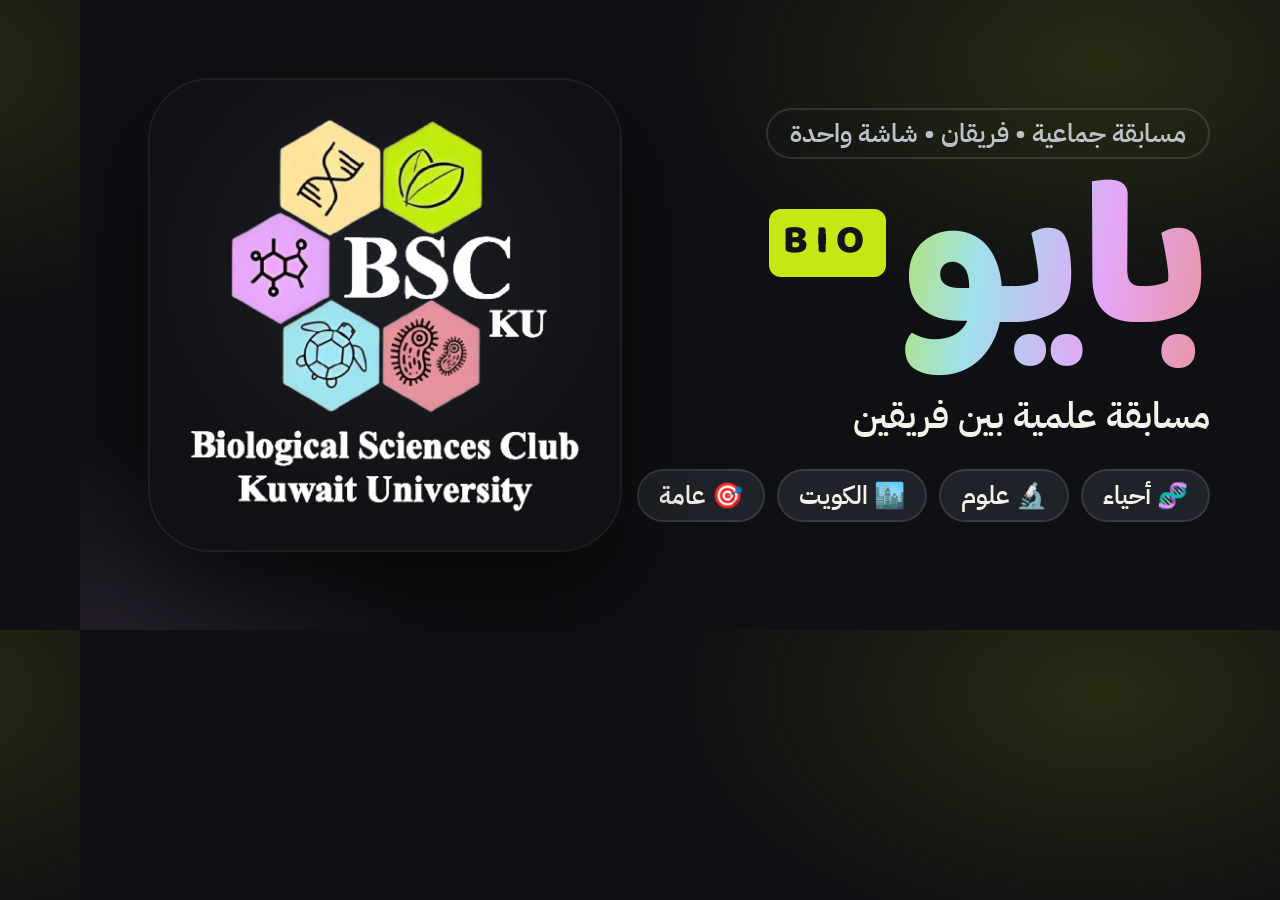
<file: tools/og.html>
<!DOCTYPE html>
<!-- مصدر صورة المشاركة assets/og-image.png (1200×630). إعادة التوليد: انظر tools/README.md -->
<html lang="ar" dir="rtl">
<head>
<meta charset="UTF-8" />
<link rel="stylesheet" href="https://fonts.googleapis.com/css2?family=Baloo+Bhaijaan+2:wght@700;800&family=IBM+Plex+Sans+Arabic:wght@500;600&display=block" />
<style>
  html, body { margin: 0; width: 1200px; height: 630px; overflow: hidden; }
  body {
    background:
      radial-gradient(700px 420px at 85% 10%, rgba(195,232,19,.13), transparent 60%),
      radial-gradient(600px 420px at 0% 110%, rgba(228,166,247,.13), transparent 60%),
      #0f1013;
    color: #f5f2e9;
    font-family: "IBM Plex Sans Arabic", sans-serif;
    display: grid;
    grid-template-columns: 1fr 470px;
    align-items: center;
    padding: 0 70px;
    box-sizing: border-box;
  }
  .copy { text-align: right; }
  .eyebrow { display: inline-block; font-size: 26px; font-weight: 600; color: #bdc0c8; border: 2px solid rgba(255,255,255,.12); border-radius: 999px; padding: 4px 22px; }
  h1 { margin: 6px 0 0; font-family: "Baloo Bhaijaan 2"; font-weight: 800; font-size: 210px; line-height: 1.05;
       background: linear-gradient(100deg,#f9e09b 5%,#c3e813 35%,#9fe0ec 60%,#e4a6f7 80%,#e8949d); -webkit-background-clip: text; color: transparent; }
  .en { font-family: "Baloo Bhaijaan 2"; font-weight: 800; font-size: 40px; letter-spacing: 8px; background: #c3e813; color: #121317; border-radius: 12px; padding: 0 14px; vertical-align: 70px; margin-right: 16px; }
  p { margin: 4px 0 0; font-size: 36px; font-weight: 600; line-height: 1.5; }
  .chips { margin-top: 26px; display: flex; gap: 12px; }
  .chips span { font-size: 25px; font-weight: 600; padding: 6px 20px; border-radius: 999px; background: #1f2228; border: 2px solid rgba(255,255,255,.1); }
  .art { width: 470px; height: 470px; border-radius: 60px; background: radial-gradient(circle at 50% 40%, #1c1f25, #101114 70%); display: grid; place-items: center; box-shadow: 0 0 0 2px rgba(255,255,255,.07), 0 40px 90px rgba(0,0,0,.5); }
  .art img { width: 86%; }
</style>
</head>
<body>
  <div class="copy">
    <span class="eyebrow">مسابقة جماعية • فريقان • شاشة واحدة</span>
    <h1>بايو<span class="en">BIO</span></h1>
    <p>مسابقة علمية بين فريقين</p>
    <div class="chips"><span>🧬 أحياء</span><span>🔬 علوم</span><span>🏙️ الكويت</span><span>🎯 عامة</span></div>
  </div>
  <div class="art"><img src="../assets/logo-full.png" alt="" /></div>
</body>
</html>
</file>
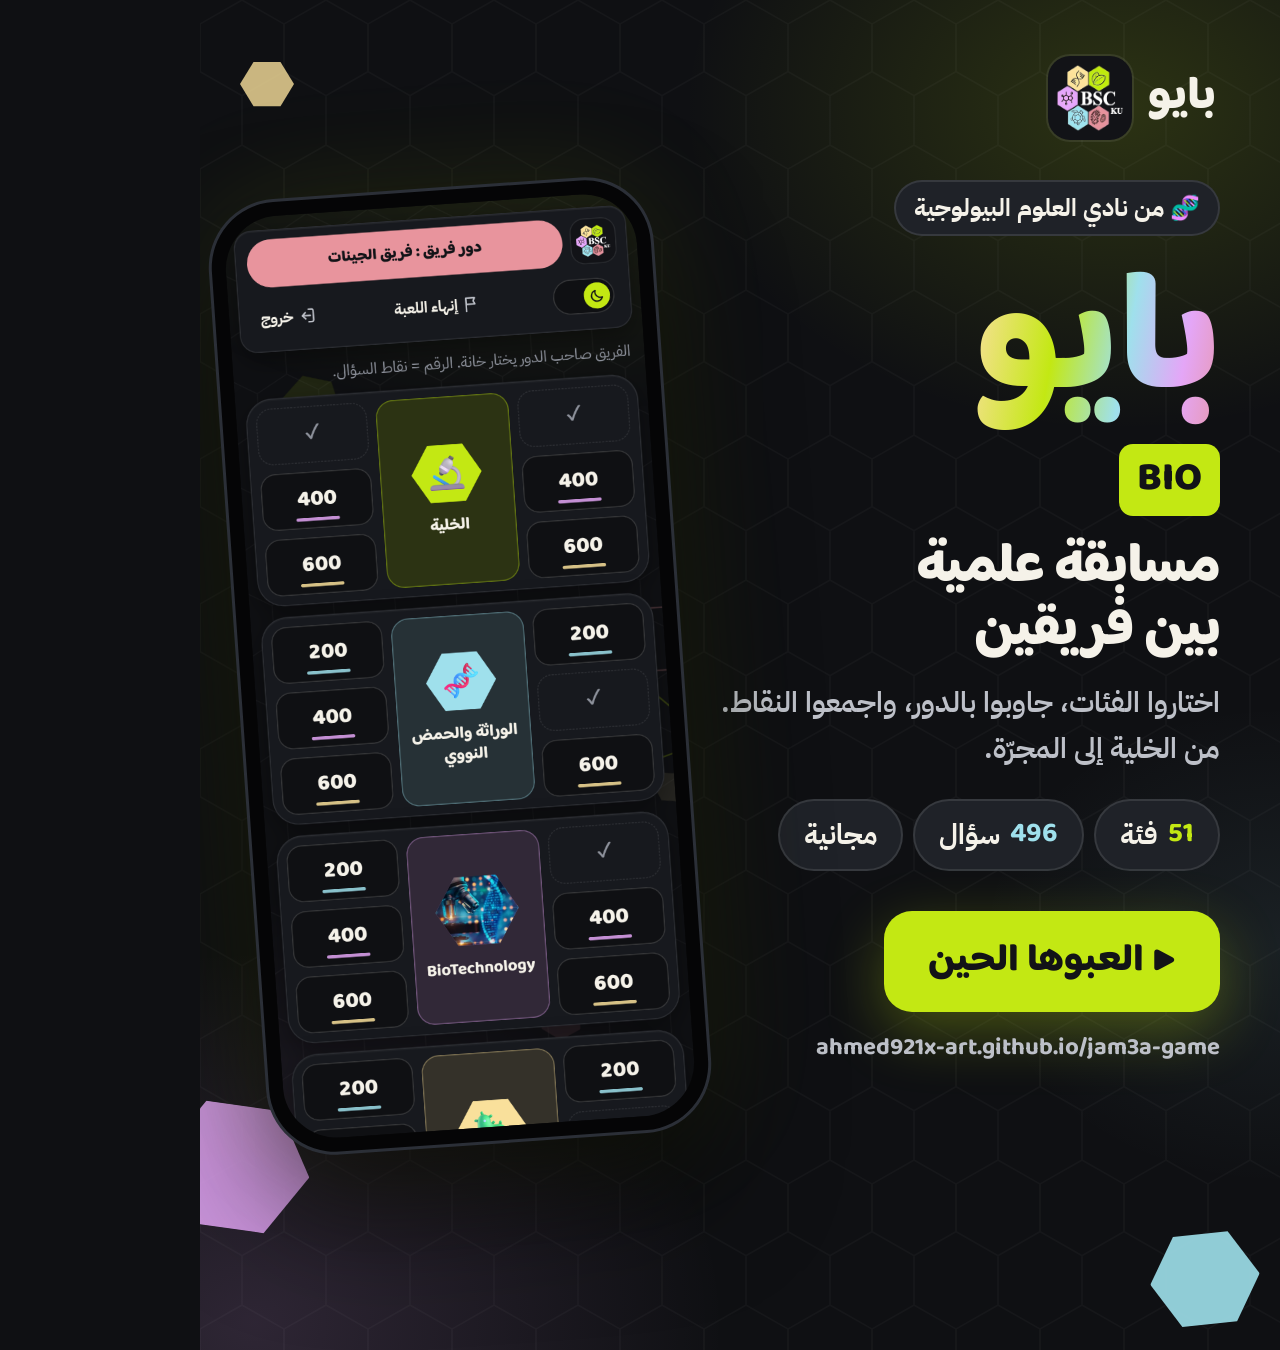
<file: marketing/tools/design.html>
<!DOCTYPE html>
<!-- قوالب الحملة: ?k=post1|post2|post3 (1080×1350) أو ?k=s1..s7 (مشاهد الفيديو 1080×1920). يُصوَّر بـ marketing/tools/render.sh -->
<html lang="ar" dir="rtl">
<head>
<meta charset="UTF-8" />
<link rel="stylesheet" href="https://fonts.googleapis.com/css2?family=Baloo+Bhaijaan+2:wght@600;700;800&family=IBM+Plex+Sans+Arabic:wght@500;600;700&display=block" />
<style>
  :root {
    --cream: #f9e09b; --lime: #c3e813; --orchid: #e4a6f7; --aqua: #9fe0ec; --rose: #e8949d;
    --ink: #0f1013; --ink2: #17191e; --ink3: #1f2228; --text: #f5f2e9; --text2: #bdc0c8;
    --hex: polygon(25% 4%, 75% 4%, 100% 50%, 75% 96%, 25% 96%, 0 50%);
    --display: "Baloo Bhaijaan 2", sans-serif; --body: "IBM Plex Sans Arabic", sans-serif;
  }
  * { box-sizing: border-box; margin: 0; padding: 0; }
  html, body { width: 1080px; height: var(--H); overflow: hidden; background: var(--ink); color: var(--text); font-family: var(--body); }
  .stage { position: relative; width: 1080px; height: var(--H); overflow: hidden;
    background:
      radial-gradient(700px 520px at 85% 8%, rgba(195,232,19,.16), transparent 62%),
      radial-gradient(760px 600px at 5% 98%, rgba(228,166,247,.15), transparent 62%),
      radial-gradient(500px 400px at 100% 70%, rgba(159,224,236,.08), transparent 60%),
      var(--ink); }
  .stage::before { content: ""; position: absolute; inset: 0; opacity: .5;
    background: url("data:image/svg+xml,%3Csvg xmlns='http://www.w3.org/2000/svg' width='84' height='145' viewBox='0 0 56 97'%3E%3Cpath d='M28 0l28 16v32L28 64 0 48V16zM28 64v33' fill='none' stroke='%23ffffff' stroke-opacity='.06' stroke-width='1'/%3E%3C/svg%3E"); }
  .float { position: absolute; clip-path: var(--hex); aspect-ratio: 1.12; opacity: .9; }
  .float.o { background: none; outline: none; }
  .brand { position: absolute; top: 56px; right: 64px; display: flex; align-items: center; gap: 16px; z-index: 5; }
  .brand img { width: 84px; height: 84px; background: #121317; border-radius: 22px; padding: 8px; box-shadow: 0 0 0 2px rgba(255,255,255,.08); }
  .brand b { font-family: var(--display); font-weight: 800; font-size: 46px; line-height: 1; }
  .grad { background: linear-gradient(100deg, var(--cream) 5%, var(--lime) 35%, var(--aqua) 60%, var(--orchid) 80%, var(--rose)); -webkit-background-clip: text; color: transparent; }
  .h1 { font-family: var(--display); font-weight: 800; line-height: 1.12; letter-spacing: -1px; }
  .chip { display: inline-flex; align-items: center; gap: 10px; padding: 10px 24px; border-radius: 999px; background: var(--ink3); border: 2px solid rgba(255,255,255,.1); font-weight: 700; font-size: 30px; white-space: nowrap; }
  .tag { display: inline-block; font-family: var(--display); font-weight: 800; color: #121317; background: var(--lime); border-radius: 14px; padding: 2px 18px; }
  .phone { position: absolute; width: 470px; aspect-ratio: 390/844; border-radius: 66px; padding: 14px; background: #050506;
    box-shadow: 0 0 0 3px #2b2f37, 0 60px 120px rgba(0,0,0,.6), 0 0 120px rgba(195,232,19,.12); }
  .phone img { width: 100%; height: 100%; border-radius: 54px; display: block; object-fit: cover; object-position: top; }

  .hexn { display: inline-grid; place-items: center; width: 84px; aspect-ratio: 1.12; clip-path: var(--hex); font-family: var(--display); font-weight: 800; font-size: 40px; color: #121317; flex: none; }
  .url { font-family: var(--display); font-weight: 700; direction: ltr; unicode-bidi: isolate; text-align: inherit; }
  .cta { display: inline-flex; align-items: center; gap: 16px; background: var(--lime); color: #121317; font-family: var(--display); font-weight: 800; border-radius: 28px; padding: 18px 44px; box-shadow: 0 20px 60px rgba(195,232,19,.3); }
  .muted { color: var(--text2); }
  .abs { position: absolute; }
  .center { left: 0; right: 0; text-align: center; }
</style>
</head>
<body>
<div class="stage" id="stage"></div>
<script>
const K = new URLSearchParams(location.search).get("k") || "post1";
const VIDEO = /^s\d$/.test(K);
const H = VIDEO ? 1920 : 1350;
document.documentElement.style.setProperty("--H", H + "px");
const shot = (n) => `../shots/m-${n}.png`;
const logo = "../../assets/logo-full.png";
const mark = "../../assets/logo-mark.png";
const URL_TXT = "ahmed921x-art.github.io/jam3a-game";
const phone = (n, css) => `<div class="phone" style="${css}"><img src="${shot(n)}" alt=""></div>`;
const brand = `<div class="brand"><b>بايو</b><img src="${mark}" alt=""></div>`;
const floats = (list) => list.map(([x, y, w, c, rot, op]) => `<div class="float" style="left:${x}px;top:${y}px;width:${w}px;background:${c};transform:rotate(${rot || 0}deg);opacity:${op ?? .9}"></div>`).join("");

const T = {
  // ===================== البوستات (1080×1350) =====================
  post1: `
    ${floats([[-40, 1100, 150, "var(--orchid)", 8, .85], [950, 1230, 110, "var(--aqua)", -6], [40, 60, 54, "var(--cream)", 0, .8]])}
    ${brand}
    <div class="abs" style="top:180px;right:60px;width:500px">
      <div class="chip" style="font-size:24px;padding:8px 18px">🧬 من نادي العلوم البيولوجية</div>
      <h1 class="h1" style="font-size:170px;margin-top:18px"><span class="grad">بايو</span></h1>
      <span class="tag" style="font-size:40px">BIO</span>
      <p class="h1" style="font-size:56px;margin-top:22px">مسابقة علمية<br>بين فريقين</p>
      <p class="muted" style="font-size:29px;line-height:1.6;margin-top:16px;font-weight:600">اختاروا الفئات، جاوبوا بالدور، واجمعوا النقاط. من الخلية إلى المجرّة.</p>
      <div style="display:flex;flex-wrap:wrap;gap:10px;margin-top:26px">
        <span class="chip" style="font-size:28px"><b style="color:var(--lime);font-family:var(--display)">51</b> فئة</span>
        <span class="chip" style="font-size:28px"><b style="color:var(--aqua);font-family:var(--display)">496</b> سؤال</span>
        <span class="chip" style="font-size:28px">مجانية</span>
      </div>
      <div style="margin-top:40px"><span class="cta" style="font-size:38px">▶ العبوها الحين</span></div>
      <p class="url" style="font-size:24px;margin-top:16px;color:var(--text2);text-align:right">${URL_TXT}</p>
    </div>
    ${phone("board", "left:40px;top:190px;width:440px;transform:rotate(-4deg)")}`,

  post2: `
    ${floats([[960, 1230, 100, "var(--lime)", 6], [30, 60, 60, "var(--rose)", -8, .7]])}
    ${brand}
    <div class="abs" style="top:70px;left:64px;right:420px;text-align:left"></div>
    <h1 class="h1 abs" style="top:180px;right:64px;font-size:84px">طريقة اللعب <span class="grad">بثلاث خطوات</span></h1>
    <div class="abs" style="top:310px;left:40px;right:40px;display:flex;justify-content:space-between">
      ${[["1", "var(--cream)", "setup", "اختاروا الفئات", "من 4 إلى 6 فئات"],
         ["2", "var(--lime)", "question", "جاوبوا بالدور", "200 أو 400 أو 600 نقطة"],
         ["3", "var(--aqua)", "judge", "المقدّم يحكم", "والأعلى نقاطاً يفوز 🏆"]].map(([n, c, s, t, d]) => `
        <div style="width:320px;text-align:center">
          <div class="phone" style="position:relative;width:300px;margin:0 auto;border-radius:44px;padding:9px"><img src="${shot(s)}" style="border-radius:36px"></div>
          <div style="display:grid;justify-items:center;gap:6px;margin-top:34px">
            <span class="hexn" style="background:${c};width:76px;font-size:36px">${n}</span>
            <b class="h1" style="font-size:42px;margin-top:6px">${t}</b>
            <span class="muted" style="font-size:25px;font-weight:600">${d}</span>
          </div>
        </div>`).join("")}
    </div>
    <div class="abs center" style="bottom:58px">
      <p style="font-size:30px;font-weight:700;margin-bottom:16px">🛟 وسائل مساعدة &nbsp;·&nbsp; 👑 جولة ذهبية &nbsp;·&nbsp; ⚡ شوط فاصل</p>
      <p class="url" style="font-size:32px;color:var(--lime)">${URL_TXT}</p>
    </div>`,

  post3: `
    ${floats([[-50, 1120, 170, "var(--aqua)", 8, .8], [40, 70, 70, "var(--orchid)", -10, .85], [930, 1230, 70, "var(--cream)", 0, .8]])}
    ${brand}
    <div class="abs" style="top:190px;right:60px;width:540px">
      <div class="chip" style="font-size:28px;border-color:var(--lime)">🔬 تحدّي اليوم · 600 نقطة</div>
      <h1 class="h1" style="font-size:66px;margin-top:28px;line-height:1.3">ما اسم الجزيء اللي تستخدمه الخلية <span class="grad">كعملة للطاقة؟</span></h1>
      <div style="display:grid;gap:14px;margin-top:40px">
        ${[["أ", "الجلوكوز"], ["ب", "ATP"], ["ج", "DNA"]].map(([l, x], i) => `<div class="chip" style="font-size:38px;justify-content:flex-start;padding:14px 26px;background:var(--ink2);display:flex"><span class="hexn" style="width:56px;font-size:28px;background:${["var(--cream)", "var(--lime)", "var(--aqua)"][i]}">${l}</span>${x}</div>`).join("")}
      </div>
      <p style="font-size:36px;font-weight:700;margin-top:40px">اكتبوا جوابكم بالتعليقات 👇</p>
      <p class="muted" style="font-size:28px;margin-top:8px;font-weight:600">والجواب الصح… داخل لعبة <b style="color:var(--lime)">بايو</b> 😉</p>
    </div>
    ${phone("question", "left:44px;top:260px;width:390px;transform:rotate(-4deg)")}
    <div class="abs center" style="bottom:52px"><p class="url" style="font-size:32px;color:var(--text2)">${URL_TXT}</p></div>`,

  // ===================== مشاهد الفيديو (1080×1920) =====================
  s1: `
    <img src="${mark}" class="abs" style="left:190px;top:200px;width:700px;filter:drop-shadow(0 40px 80px rgba(195,232,19,.18))">
    <div class="abs center" style="top:1030px;padding:0 70px">
      <h1 class="h1" style="font-size:118px">تحسب نفسك<br><span class="grad">تفهم بالأحياء؟</span> 🤔</h1>
      <p class="muted" style="font-size:44px;font-weight:700;margin-top:40px">خلّنا نشوف قدّام ربعك…</p>
    </div>`,
  s2: `${brand}
    <div class="abs center" style="top:190px;padding:0 60px"><h1 class="h1" style="font-size:96px">فريقين.<br><span class="grad">شاشة وحدة.</span></h1>
    <p class="muted" style="font-size:42px;font-weight:700;margin-top:18px">اختاروا الفئات وابدأوا التحدّي</p></div>
    ${phone("board", "left:265px;top:690px;width:550px")}`,
  s3: `${brand}
    <div class="abs center" style="top:190px;padding:0 60px"><h1 class="h1" style="font-size:92px">اختار سؤالك:<br><span class="grad">200 · 400 · 600</span></h1></div>
    ${phone("question", "left:265px;top:640px;width:550px")}`,
  s4: `${brand}
    <div class="abs center" style="top:190px;padding:0 60px"><h1 class="h1" style="font-size:88px">علقت؟ عندك<br><span class="grad">وسائل مساعدة</span> 🛟</h1>
    <p style="font-size:40px;font-weight:700;margin-top:20px">🔄 تبديل &nbsp; 📞 اتصال بصديق &nbsp; ✌️ جوابين</p></div>
    ${phone("lifeline", "left:265px;top:720px;width:550px")}`,
  s5: `${brand}
    <div class="abs center" style="top:190px;padding:0 60px"><h1 class="h1" style="font-size:92px">👑 <span class="grad">الجولة الذهبية</span></h1>
    <p style="font-size:46px;font-weight:700;margin-top:18px">راهن على نقاطك… وقلب النتيجة</p></div>
    ${phone("golden", "left:265px;top:640px;width:550px")}`,
  s6: `${brand}
    <div class="abs center" style="top:180px;padding:0 50px">
      <h1 class="h1" style="font-size:150px;line-height:1"><span class="grad">51</span> <span style="font-size:80px">فئة</span></h1>
      <h1 class="h1" style="font-size:150px;line-height:1.05"><span style="color:var(--aqua)">496</span> <span style="font-size:80px">سؤال</span></h1>
      <div style="display:flex;flex-wrap:wrap;gap:16px;justify-content:center;margin-top:40px">
        ${["🔬 الخلية", "🧬 الوراثة", "🧪 BioTechnology", "🦠 الأحياء الدقيقة", "🐢 البيئة", "🇰🇼 الكويت", "🎯 عامة"].map((x) => `<span class="chip" style="font-size:36px">${x}</span>`).join("")}
      </div>
    </div>
    ${phone("result", "left:290px;top:1000px;width:500px")}`,
  s7: `
    ${floats([[-60, 1500, 260, "var(--orchid)", 10, .8], [880, 1650, 200, "var(--aqua)", -8, .8], [860, 140, 120, "var(--rose)", 6, .8], [60, 220, 90, "var(--cream)", 0, .8]])}
    <div class="abs center" style="top:300px">
      <img src="${logo}" style="width:440px;background:#121317;border-radius:70px;padding:30px;box-shadow:0 0 0 2px rgba(255,255,255,.08),0 40px 120px rgba(0,0,0,.6)">
      <h1 class="h1" style="font-size:210px;margin-top:40px"><span class="grad">بايو</span></h1>
      <p class="h1" style="font-size:64px;margin-top:-10px">مسابقة علمية بين فريقين</p>
      <div style="margin-top:70px"><span class="cta" style="font-size:58px">▶ العب مجاناً</span></div>
      <p class="url" style="font-size:44px;margin-top:36px;color:var(--lime)">${URL_TXT}</p>
      <p class="muted" style="font-size:40px;font-weight:700;margin-top:34px">منشنوا شلّتكم 👇 وخلّوا التحدّي يبدأ</p>
    </div>`,
};
document.getElementById("stage").innerHTML = T[K] || "?";
document.fonts.ready.then(() => (document.title = "ready"));
</script>
</body>
</html>
</file>
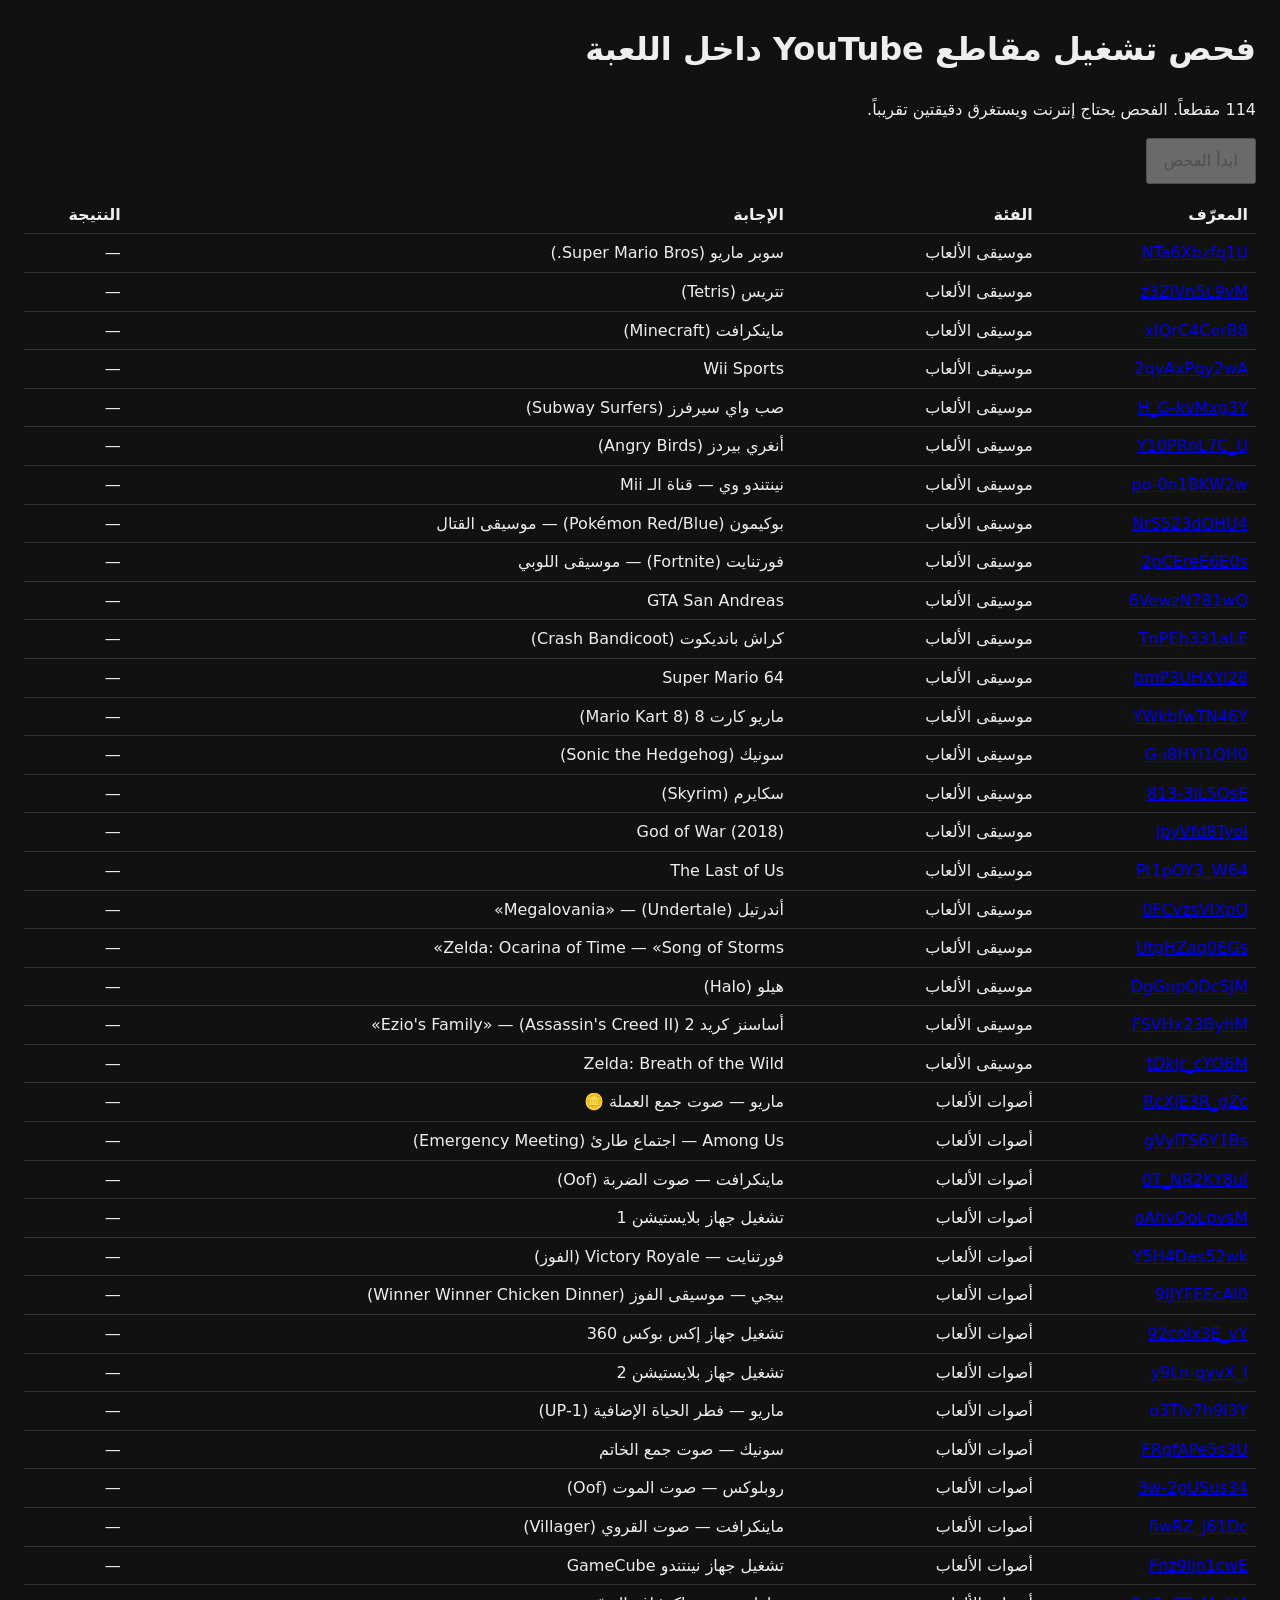
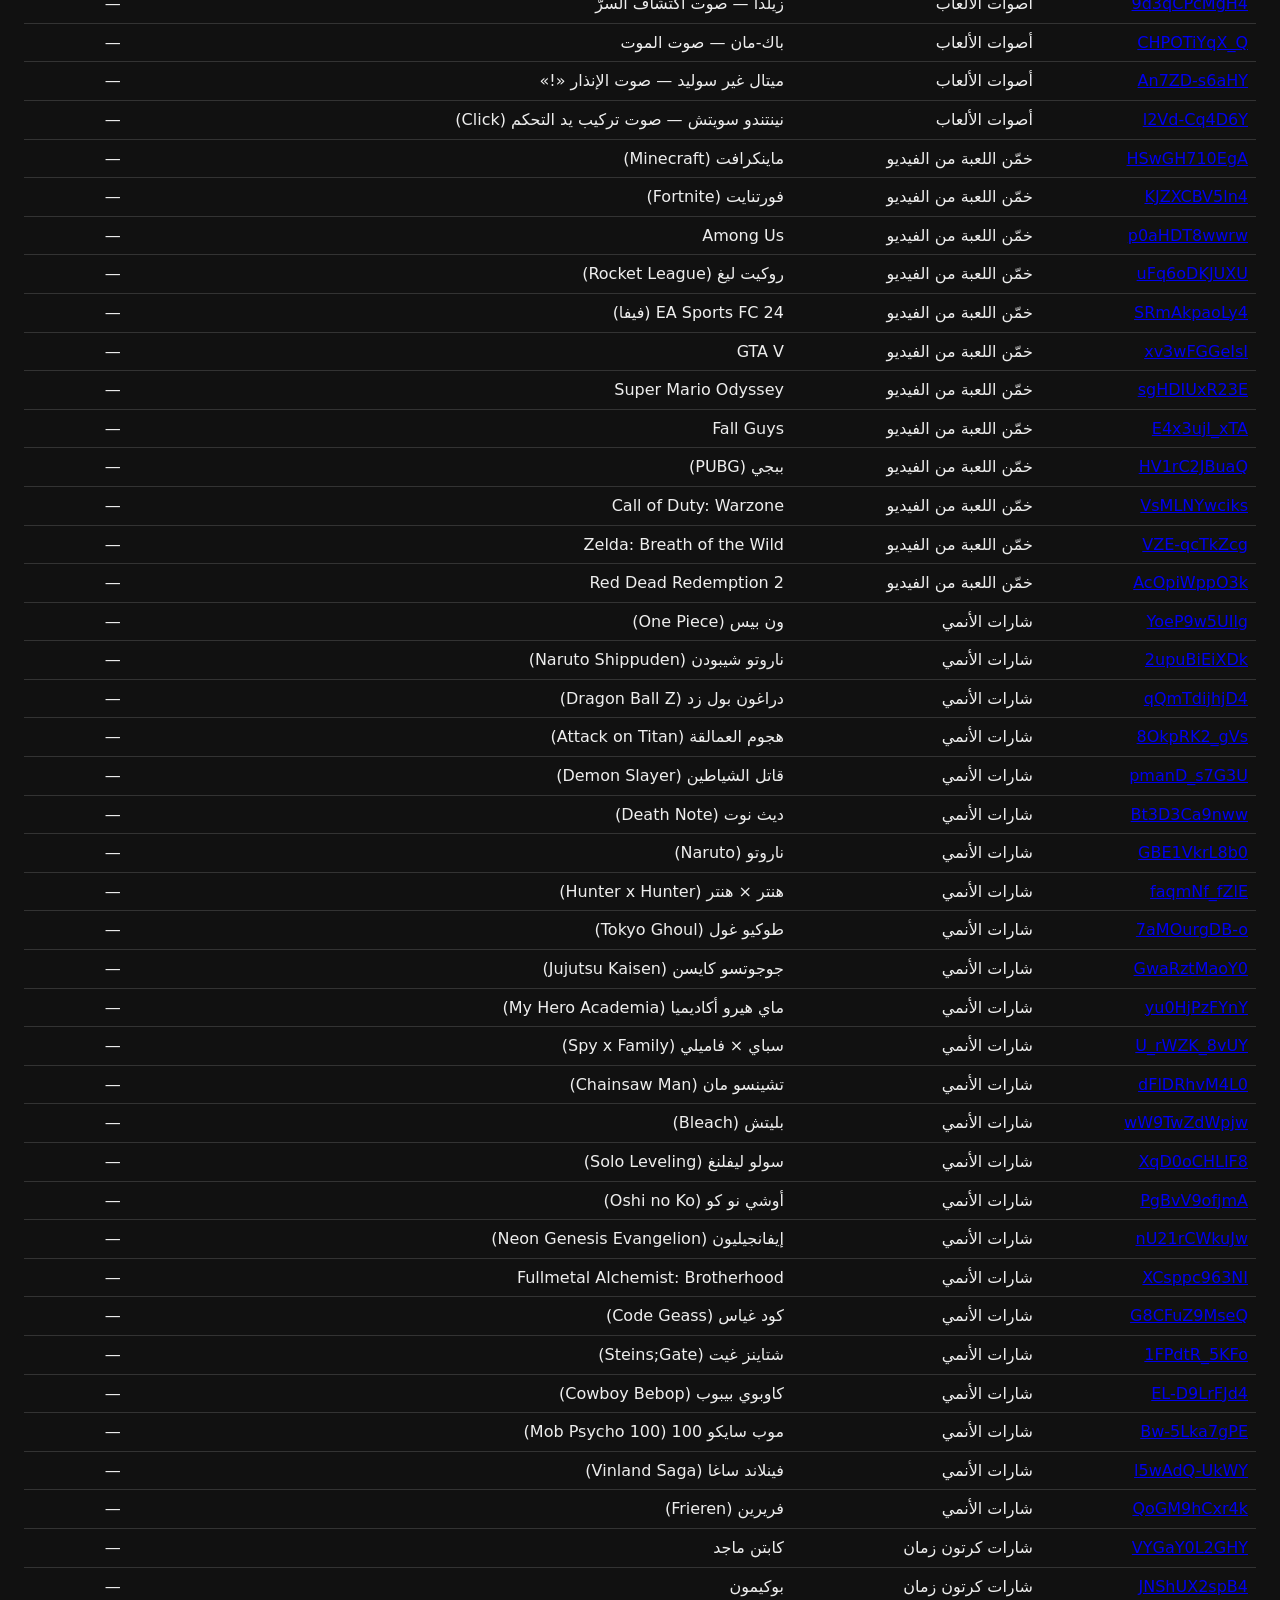
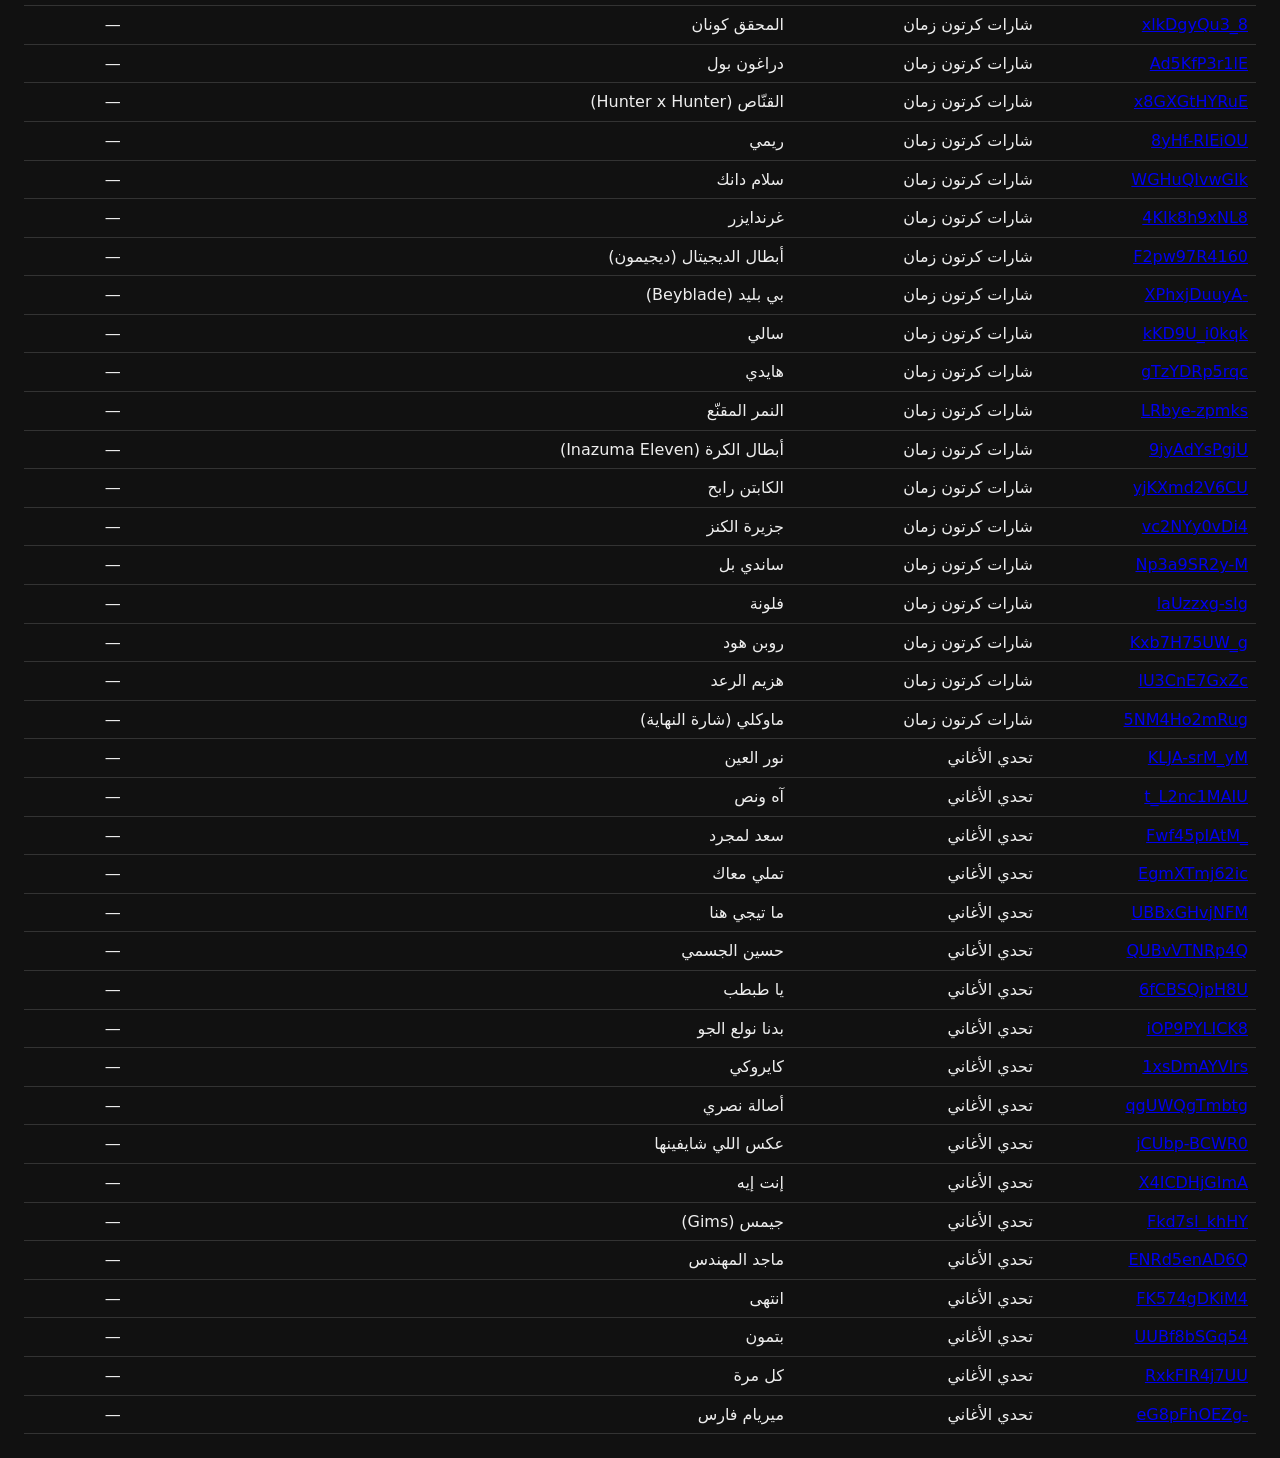
<file: tools/content/embed-check.html>
<!doctype html>
<html lang="ar" dir="rtl">
<head>
<meta charset="utf-8" />
<meta name="viewport" content="width=device-width, initial-scale=1" />
<title>فحص تشغيل مقاطع YouTube</title>
<style>
  body { font: 16px/1.6 system-ui, sans-serif; margin: 24px; background: #111; color: #eee; }
  table { border-collapse: collapse; width: 100%; margin-top: 12px; }
  td, th { border-bottom: 1px solid #333; padding: 6px 8px; text-align: start; }
  .bad { color: #ff8a8a; font-weight: 700; } .ok { color: #9fe0a0; }
  #stage { position: fixed; left: -9999px; top: 0; }
  button { font: inherit; padding: 8px 16px; }
</style>
</head>
<body>
<!-- فحص حقيقي: يشغّل كل مقطع بمشغّل YouTube المضمَّن (نفس إعدادات اللعبة).
     oEmbed يقبل مقاطع ممنوعة من التضمين، أما هذا فيكشف الخطأ 101/150 فعلاً.
     الاستخدام: من جذر المستودع  python -m http.server 8765  ثم افتح
     http://localhost:8765/tools/content/embed-check.html -->
<h1>فحص تشغيل مقاطع YouTube داخل اللعبة</h1>
<p id="sum">جاري تحميل الأسئلة…</p>
<button id="go" disabled>ابدأ الفحص</button>
<table><thead><tr><th>المعرّف</th><th>الفئة</th><th>الإجابة</th><th>النتيجة</th></tr></thead><tbody id="rows"></tbody></table>
<div id="stage"></div>
<script>var CATEGORIES = [];</script>
<script src="../../questions.js"></script>
<script src="../../questions-extra.js"></script>
<script src="../../questions-kuwait.js"></script>
<script src="../../questions-pack2.js"></script>
<script src="../../questions-bio.js"></script>
<script src="../../gaming-pack.js"></script>
<script src="../../video-pack.js"></script>
<script src="../../expansion-pack.js"></script>
<script>
  const items = [];
  const seen = new Set();
  CATEGORIES.forEach((c) => c.questions.forEach((q) => {
    if (q.yt && !seen.has(q.yt)) { seen.add(q.yt); items.push({ id: q.yt, cat: c.name, a: q.a }); }
  }));
  const rows = document.getElementById("rows");
  const sum = document.getElementById("sum");
  const go = document.getElementById("go");
  const esc = (v) => String(v).replace(/[&<>"]/g, (c) => ({ "&": "&amp;", "<": "&lt;", ">": "&gt;", '"': "&quot;" })[c]);
  rows.innerHTML = items.map((x, i) => `<tr><td><a href="https://www.youtube.com/watch?v=${x.id}" target="_blank" rel="noopener">${x.id}</a></td><td>${esc(x.cat)}</td><td>${esc(x.a)}</td><td id="r${i}">—</td></tr>`).join("");
  sum.textContent = `${items.length} مقطعاً. الفحص يحتاج إنترنت ويستغرق دقيقتين تقريباً.`;
  window.onYouTubeIframeAPIReady = () => (go.disabled = false);
  const s = document.createElement("script");
  s.src = "https://www.youtube.com/iframe_api";
  document.head.appendChild(s);

  function test(x, i) {
    return new Promise((resolve) => {
      const cell = document.getElementById("r" + i);
      const holder = document.createElement("div");
      document.getElementById("stage").appendChild(holder);
      let done = false, p;
      const finish = (ok, msg) => {
        if (done) return;
        done = true;
        cell.textContent = msg;
        cell.className = ok ? "ok" : "bad";
        try { p.destroy(); } catch {}
        resolve(ok);
      };
      p = new YT.Player(holder, {
        host: "https://www.youtube-nocookie.com", videoId: x.id, width: 320, height: 180,
        playerVars: { playsinline: 1, origin: location.origin },
        events: {
          onReady: () => { p.mute(); p.playVideo(); },
          onStateChange: (e) => e.data === 1 && finish(true, "✔ يعمل"),
          onError: (e) => finish(false, e.data === 101 || e.data === 150 ? `✘ ممنوع التضمين (${e.data})` : e.data === 100 ? "✘ محذوف/خاص (100)" : `✘ خطأ ${e.data}`),
        },
      });
      setTimeout(() => finish(false, "✘ لم يبدأ خلال 15 ثانية"), 15000);
    });
  }
  go.onclick = async () => {
    go.disabled = true;
    let bad = 0;
    for (let i = 0; i < items.length; i += 8) {
      const res = await Promise.all(items.slice(i, i + 8).map((x, k) => test(x, i + k)));
      bad += res.filter((ok) => !ok).length;
      sum.textContent = `فُحص ${Math.min(i + 8, items.length)} من ${items.length} — مشاكل: ${bad}`;
    }
    sum.textContent = bad ? `✘ ${bad} مقطعاً لا يعمل داخل اللعبة (انظر الأحمر).` : "✔ كل المقاطع تعمل داخل اللعبة.";
  };
</script>
</body>
</html>
</file>
